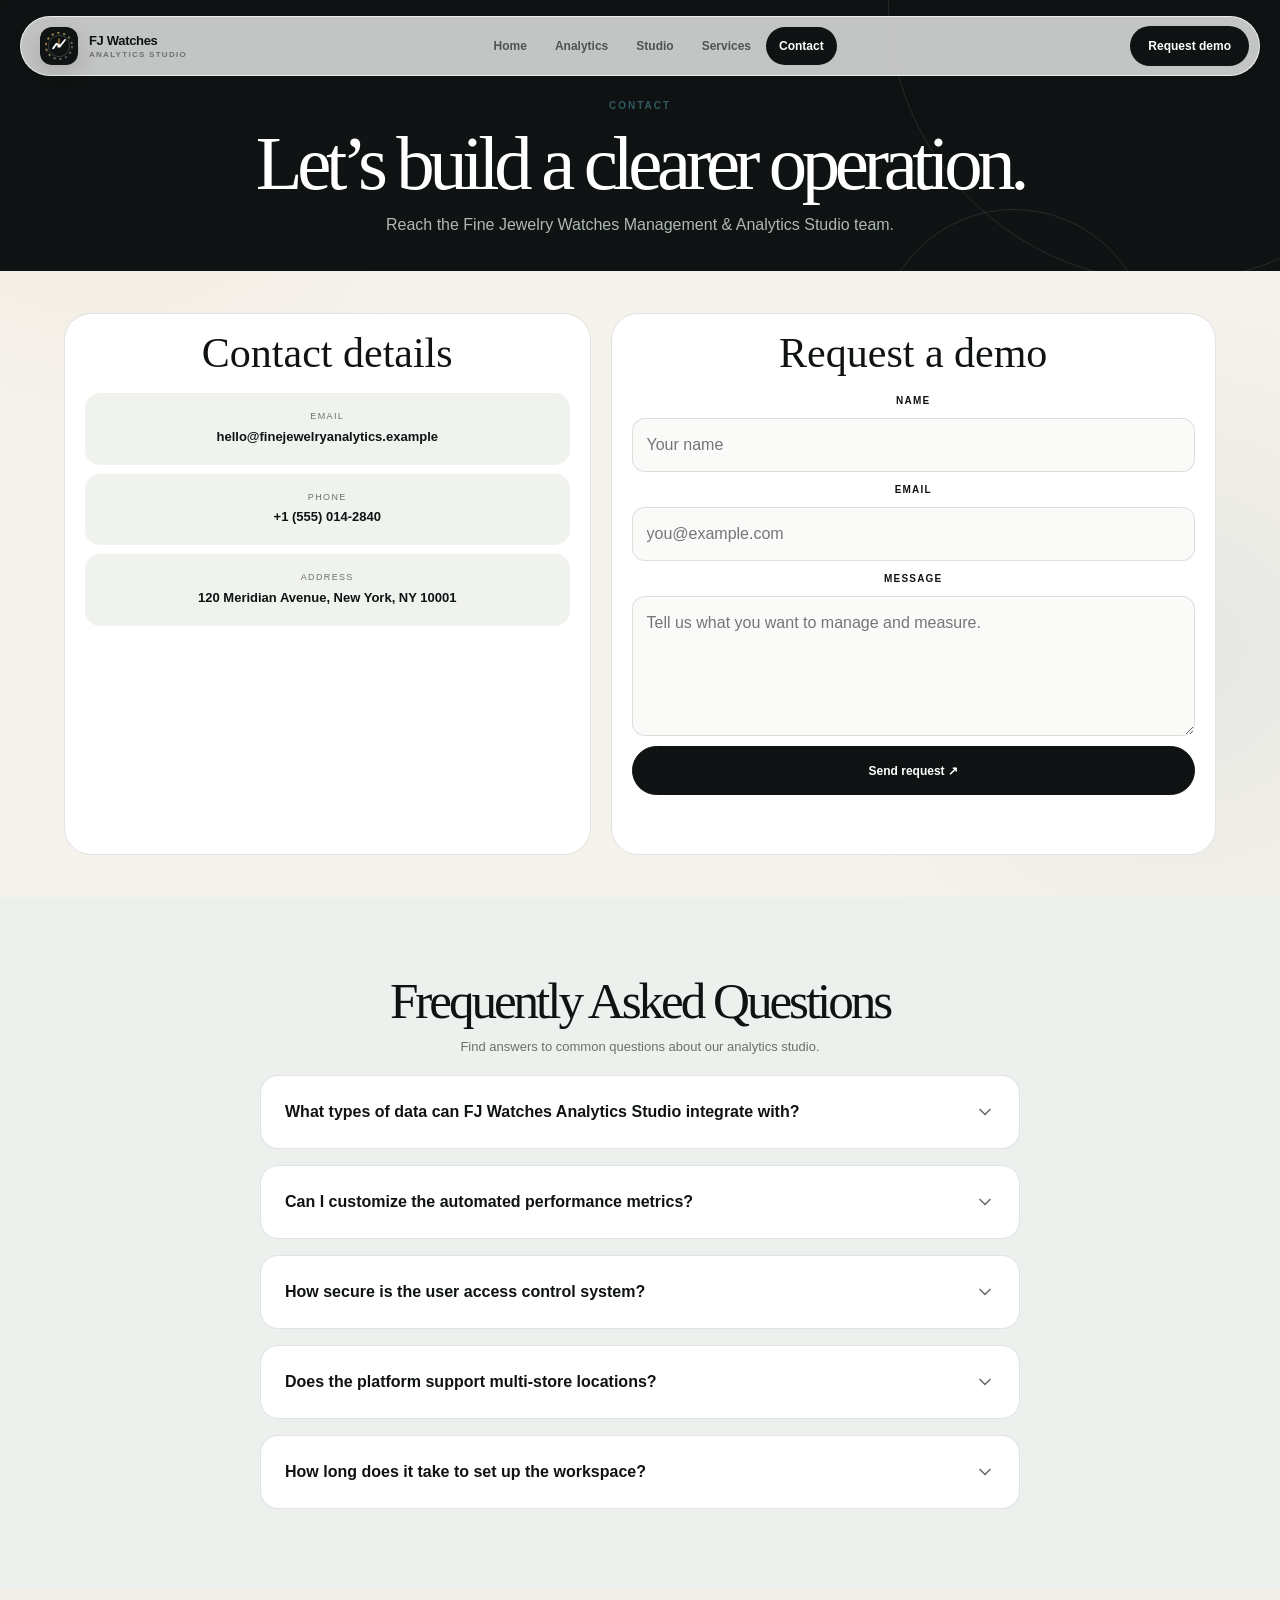
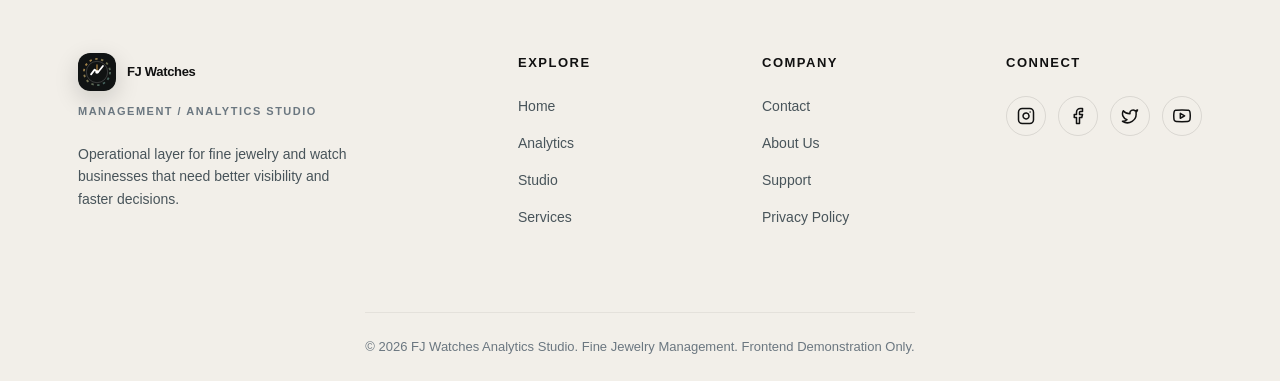
<file: contact.html>
<!doctype html><html lang="en"><head><meta charset="utf-8"><meta name="viewport" content="width=device-width,initial-scale=1"><meta name="description" content="Contact Fine Jewelry Watches Management & Analytics Studio."><title>Contact — FJ Watches Analytics Studio</title><link rel="icon" href="assets/images/favicon.svg"><link rel="stylesheet" href="assets/css/style.css"></head><body><div class="progress"></div><div class="cursor"></div><header class="nav"><a class="brand" href="index.html"><img class="mark-logo" src="assets/images/favicon.svg" alt="Logo"><span><b>FJ Watches</b><small>Analytics Studio</small></span></a><nav class="navlinks"><a href="index.html">Home</a><a href="directory.html">Analytics</a><a href="story.html">Studio</a><a href="workflow.html">Services</a><a class="active" href="contact.html">Contact</a><button class="nav-cta mobile-cta">Request demo</button></nav><a class="nav-cta" href="contact.html">Request demo</a><button class="menu" aria-label="Open menu">☰</button></header><main><section class="page active"><section class="page-hero compact-page"><div class="kicker">Contact</div><h1>Let’s build a clearer operation.</h1><p>Reach the Fine Jewelry Watches Management & Analytics Studio team.</p></section><section class="section reveal"><div class="contact-grid"><div class="panel"><h2>Contact details</h2><div class="details"><div class="detail"><small>Email</small><b>hello@finejewelryanalytics.example</b></div><div class="detail"><small>Phone</small><b>+1 (555) 014-2840</b></div><div class="detail"><small>Address</small><b>120 Meridian Avenue, New York, NY 10001</b></div></div><div class="map"><iframe src="https://www.google.com/maps?q=New%20York%20NY&output=embed" loading="lazy" title="Map"></iframe></div></div><div class="panel"><h2>Request a demo</h2><form class="form"><label for="name">Name</label><input id="name" placeholder="Your name"><label for="email">Email</label><input id="email" type="email" placeholder="you@example.com"><label for="message">Message</label><textarea id="message" placeholder="Tell us what you want to manage and measure."></textarea><button class="btn primary" type="button">Send request ↗</button></form></div></div></section><section class="section alt reveal faq-section"><div class="head"><h2>Frequently Asked Questions</h2><p>Find answers to common questions about our analytics studio.</p></div><div class="faq-container"><details class="faq-item"><summary>What types of data can FJ Watches Analytics Studio integrate with? <svg viewBox="0 0 24 24" fill="none" stroke="currentColor" stroke-width="2" stroke-linecap="round" stroke-linejoin="round" class="faq-arrow"><polyline points="6 9 12 15 18 9"></polyline></svg></summary><div class="faq-content"><p>Our studio integrates with major e-commerce platforms, ERP systems, and point-of-sale software specifically tailored for jewelry and watch retailers to centralize your operations.</p></div></details><details class="faq-item"><summary>Can I customize the automated performance metrics? <svg viewBox="0 0 24 24" fill="none" stroke="currentColor" stroke-width="2" stroke-linecap="round" stroke-linejoin="round" class="faq-arrow"><polyline points="6 9 12 15 18 9"></polyline></svg></summary><div class="faq-content"><p>Yes, all dashboards and performance metrics can be fully customized. You can define your own KPIs, track specific collections, and adjust reporting intervals to suit your business needs.</p></div></details><details class="faq-item"><summary>How secure is the user access control system? <svg viewBox="0 0 24 24" fill="none" stroke="currentColor" stroke-width="2" stroke-linecap="round" stroke-linejoin="round" class="faq-arrow"><polyline points="6 9 12 15 18 9"></polyline></svg></summary><div class="faq-content"><p>We provide enterprise-grade security with role-based access control (RBAC). You can strictly manage permissions so that sensitive data is only accessible to authorized personnel.</p></div></details><details class="faq-item"><summary>Does the platform support multi-store locations? <svg viewBox="0 0 24 24" fill="none" stroke="currentColor" stroke-width="2" stroke-linecap="round" stroke-linejoin="round" class="faq-arrow"><polyline points="6 9 12 15 18 9"></polyline></svg></summary><div class="faq-content"><p>Absolutely. You can monitor inventory movement, sales data, and staff performance across multiple store locations and compare them in real-time within a single dashboard.</p></div></details><details class="faq-item"><summary>How long does it take to set up the workspace? <svg viewBox="0 0 24 24" fill="none" stroke="currentColor" stroke-width="2" stroke-linecap="round" stroke-linejoin="round" class="faq-arrow"><polyline points="6 9 12 15 18 9"></polyline></svg></summary><div class="faq-content"><p>Typical onboarding takes between 1 to 2 weeks depending on the complexity of your existing data structures. Our team provides full support during the integration process.</p></div></details></div></section></section></main><footer class="site-footer"><div class="footer-top"><div class="footer-col brand-col"><a class="brand" href="index.html"><img class="mark-logo" src="assets/images/favicon.svg" alt="Logo"><span><b>FJ Watches</b></span></a><div class="footer-subtitle">MANAGEMENT / ANALYTICS STUDIO</div><p>Operational layer for fine jewelry and watch businesses that need better visibility and faster decisions.</p></div><div class="footer-col"><h4>EXPLORE</h4><ul class="footer-links"><li><a href="index.html">Home</a></li><li><a href="directory.html">Analytics</a></li><li><a href="story.html">Studio</a></li><li><a href="workflow.html">Services</a></li></ul></div><div class="footer-col"><h4>COMPANY</h4><ul class="footer-links"><li><a href="contact.html">Contact</a></li><li><a href="#">About Us</a></li><li><a href="#">Support</a></li><li><a href="#">Privacy Policy</a></li></ul></div><div class="footer-col social-col"><h4>CONNECT</h4><div class="footer-social"><a href="#" aria-label="Instagram"><svg viewBox="0 0 24 24" fill="none" stroke="currentColor" stroke-width="2" stroke-linecap="round" stroke-linejoin="round"><rect x="2" y="2" width="20" height="20" rx="5" ry="5"></rect><path d="M16 11.37A4 4 0 1 1 12.63 8 4 4 0 0 1 16 11.37z"></path><line x1="17.5" y1="6.5" x2="17.51" y2="6.5"></line></svg></a><a href="#" aria-label="Facebook"><svg viewBox="0 0 24 24" fill="none" stroke="currentColor" stroke-width="2" stroke-linecap="round" stroke-linejoin="round"><path d="M18 2h-3a5 5 0 0 0-5 5v3H7v4h3v8h4v-8h3l1-4h-4V7a1 1 0 0 1 1-1h3z"></path></svg></a><a href="#" aria-label="Twitter"><svg viewBox="0 0 24 24" fill="none" stroke="currentColor" stroke-width="2" stroke-linecap="round" stroke-linejoin="round"><path d="M22 4s-.7 2.1-2 3.4c1.6 10-9.4 17.3-18 11.6 2.2.1 4.4-.6 6-2C3 15.5.5 9.6 3 5c2.2 2.6 5.6 4.1 9 4-.9-4.2 4-6.6 7-3.8 1.1 0 3-1.2 3-1.2z"></path></svg></a><a href="#" aria-label="YouTube"><svg viewBox="0 0 24 24" fill="none" stroke="currentColor" stroke-width="2" stroke-linecap="round" stroke-linejoin="round"><path d="M22.54 6.42a2.78 2.78 0 0 0-1.94-2C18.88 4 12 4 12 4s-6.88 0-8.6.46a2.78 2.78 0 0 0-1.94 2A29 29 0 0 0 1 11.75a29 29 0 0 0 .46 5.33 2.78 2.78 0 0 0 1.94 2c1.72.46 8.6.46 8.6.46s6.88 0 8.6-.46a2.78 2.78 0 0 0 1.94-2 29 29 0 0 0 .46-5.33 29 29 0 0 0-.46-5.33z"></path><polygon points="9.75 15.02 15.5 11.75 9.75 8.48 9.75 15.02"></polygon></svg></a></div></div></div><div class="footer-bottom"><p>© 2026 FJ Watches Analytics Studio. Fine Jewelry Management. Frontend Demonstration Only.</p></div></footer><a href="#" class="scroll-to-top" aria-label="Scroll to top"><svg viewBox="0 0 24 24" fill="none" stroke="currentColor" stroke-width="2" stroke-linecap="round" stroke-linejoin="round"><polyline points="18 15 12 9 6 15"></polyline></svg></a><div class="modal-overlay" id="demoModal"><div class="modal-content"><button class="modal-close" aria-label="Close modal">&times;</button><h2>Request a demo</h2><p>Tell us what you want to manage and measure.</p><form class="form"><label for="modal-name">Name</label><input id="modal-name" placeholder="Your name"><label for="modal-email">Email</label><input id="modal-email" type="email" placeholder="you@example.com"><label for="modal-message">Message</label><textarea id="modal-message" placeholder="Tell us about your operations..."></textarea><button class="btn primary" type="button">Send request ↗</button></form></div></div><script src="assets/js/main.js"></script></body></html>
</file>
<file: assets/css/style.css>
:root{
 --bg:#f7f8f6;--paper:#ffffff;--ink:#030b07;--muted:#68736e;
 --blue:#32699c;--gold:#be8c28;--red:#b52d1b;--slate:#48545a;
 --line:rgba(3,11,7,.12);--radius:28px;--ease:cubic-bezier(.2,.75,.2,1)
}
*{box-sizing:border-box}
html{scroll-behavior:smooth}
body{margin:0;background:var(--bg);color:var(--ink);font-family:Arial,Helvetica,sans-serif;line-height:1.5;overflow-x:hidden}
body:after{content:"";position:fixed;inset:0;pointer-events:none;z-index:-1;background:radial-gradient(circle at 10% 10%,rgba(50,105,156,.08),transparent 28%),radial-gradient(circle at 90% 70%,rgba(190,140,40,.07),transparent 30%)}
img{display:block;width:100%;height:100%;object-fit:cover}
a{text-decoration:none;color:inherit}
button,input,textarea{font:inherit}
.progress{position:fixed;z-index:999;left:0;top:0;height:3px;width:0;background:var(--gold)}
.cursor{display:none;position:fixed;z-index:9999;width:14px;height:14px;border:1px solid var(--ink);border-radius:50%;pointer-events:none;transform:translate(-50%,-50%);transition:.2s}
@media(min-width:1000px){.cursor{display:block}}

.nav{position:fixed;z-index:100;top:16px;left:50%;transform:translateX(-50%);width:min(1240px,calc(100% - 28px));padding:9px 10px 9px 19px;border:1px solid rgba(255,255,255,.7);background:rgba(247,248,246,.78);backdrop-filter:blur(20px);border-radius:999px;box-shadow:0 15px 50px rgba(3,11,7,.08);display:flex;align-items:center;justify-content:space-between}
.brand{display:flex;align-items:center;gap:10px;font-weight:800;letter-spacing:-.03em}
.mark{width:36px;height:36px;border-radius:50%;background:var(--ink);color:#fff;display:grid;place-items:center;font-family:Georgia,serif}
.navlinks{display:flex;gap:2px}
.navlinks a{font-size:12px;font-weight:700;padding:10px 13px;border-radius:999px;color:#4b5551;transition:.3s}
.navlinks a:hover,.navlinks a.active{background:var(--ink);color:#fff}
.nav-cta{background:var(--ink);color:#fff;border-radius:999px;padding:11px 18px;font-size:12px;font-weight:800;transition:.3s}
.nav-cta:hover{transform:translateY(-3px)}
.menu{display:none;width:40px;height:40px;border:0;border-radius:50%;background:var(--ink);color:#fff}

main{display:block}.page{display:none}.page.active{display:block}
.hero{min-height:560px;padding:92px 5vw 42px;display:grid;grid-template-columns:.9fr 1.1fr;gap:50px;align-items:center;background:linear-gradient(135deg,#f7f8f6,#eef2ed)}
.hero-copy{position:relative;z-index:3;text-align:center}
.kicker{font-size:10px;letter-spacing:.2em;text-transform:uppercase;font-weight:800;color:var(--blue);margin-bottom:19px}
.hero h1,.page-hero h1,h2,h3{font-family:Georgia,"Times New Roman",serif;font-weight:500}
.hero h1{font-size:clamp(48px,5.5vw,78px);text-align:center;line-height:.87;letter-spacing:-.07em;margin:0 0 26px;max-width:760px}
.hero h1 .line{display:block;overflow:hidden}
.hero h1 .line span{display:inline-block;animation:lineUp 1s var(--ease) both}
.hero h1 .line:nth-child(2) span{animation-delay:.13s}
.hero p{max-width:530px;color:var(--muted);font-size:15px;margin-left:auto;margin-right:auto;text-align:center}
.actions{display:flex;flex-wrap:wrap;justify-content:center;gap:10px;margin-top:24px}
.btn{min-height:49px;padding:0 21px;border:1px solid var(--ink);border-radius:999px;display:inline-flex;align-items:center;justify-content:center;font-size:12px;font-weight:800;transition:.35s var(--ease)}
.btn.primary{background:var(--ink);color:#fff}
.btn:hover{transform:translateY(-4px);box-shadow:0 16px 30px rgba(3,11,7,.15)}

.hero-art{height:370px;position:relative}
.hero-photo{height:350px;border-radius:42px 42px 145px 42px;overflow:hidden;transform:rotate(1.8deg);box-shadow:0 35px 90px rgba(3,11,7,.18);animation:photoIn 1.15s var(--ease) both}
.hero-photo img{transition:transform 1.2s var(--ease)}
.hero-art:hover .hero-photo img{transform:scale(1.07)}
.orbit{position:absolute;width:220px;height:220px;border:1px solid rgba(50,105,156,.35);border-radius:50%;right:-75px;top:20px;animation:spin 16s linear infinite}
.orbit:after{content:"";position:absolute;width:9px;height:9px;border-radius:50%;background:var(--gold);top:15px;left:45px}
.float-card{position:absolute;left:-35px;bottom:24px;width:245px;padding:18px;background:rgba(255,255,255,.92);backdrop-filter:blur(16px);border-radius:20px;box-shadow:0 22px 60px rgba(3,11,7,.14);animation:float 4s ease-in-out infinite}
.float-card b{font:30px Georgia,serif;display:block}
.float-card small{color:var(--muted);font-size:11px}

.marquee{overflow:hidden;background:var(--ink);color:#fff;padding:18px 0}
.track{display:flex;width:max-content;animation:marquee 25s linear infinite}
.track span{font:18px Georgia,serif;white-space:nowrap;padding:0 30px}.track i{color:var(--gold);font-style:normal}

.section{padding:46px 5vw;position:relative}
.section.alt{background:#edf1ed}
.head{display:block;text-align:center;margin:0 auto 22px;max-width:900px}
.head h2{font-size:clamp(36px,4.5vw,60px);line-height:.94;letter-spacing:-.06em;margin:0 auto;max-width:780px}
.head p{max-width:520px;color:var(--muted);font-size:13px;margin:12px auto 0}

.dest-grid{display:grid;grid-template-columns:1.2fr .8fr .8fr;gap:14px;align-items:start}
.dest-card{min-height:280px;position:relative;overflow:hidden;border-radius:var(--radius);isolation:isolate;background:#bbc5bf;transition:transform .25s var(--ease),box-shadow .35s}
.dest-card:nth-child(2){margin-top:38px;min-height:250px}.dest-card:nth-child(3){margin-top:72px;min-height:225px}
.dest-card:after{content:"";position:absolute;inset:0;background:linear-gradient(180deg,transparent 42%,rgba(3,11,7,.78));z-index:1}
.dest-card img{transition:transform 1s var(--ease)}.dest-card:hover img{transform:scale(1.09)}
.dest-card:hover{box-shadow:0 30px 70px rgba(3,11,7,.18)}
.dest-num{position:absolute;z-index:2;right:17px;top:17px;width:39px;height:39px;border-radius:50%;background:rgba(255,255,255,.88);display:grid;place-items:center;font-size:10px;font-weight:800}
.dest-info{position:absolute;z-index:2;left:22px;right:20px;bottom:20px;color:#fff;text-align:center}
.dest-info small{font-size:10px;letter-spacing:.16em;text-transform:uppercase}.dest-info h3{font-size:32px;line-height:1;margin:7px 0 0}

.split{display:grid;grid-template-columns:.92fr 1.08fr;gap:36px;align-items:center}
.stack{height:360px;position:relative}
.stack .back{position:absolute;inset:45px 0 0 90px;border-radius:30px;overflow:hidden;transform:rotate(4deg);opacity:.78}
.stack .front{position:absolute;inset:0 90px 45px 0;border-radius:30px 135px 30px 30px;overflow:hidden;box-shadow:0 35px 80px rgba(3,11,7,.18)}
.stack img{transition:transform 1.1s var(--ease)}.stack:hover .front img{transform:scale(1.06)}
.copy{text-align:center}.copy .label{font-size:10px;letter-spacing:.18em;text-transform:uppercase;color:var(--blue);font-weight:800}
.copy h2{font-size:clamp(44px,5.6vw,76px);line-height:.92;letter-spacing:-.06em;margin:12px 0 20px}
.copy p{max-width:570px;color:var(--muted);margin-left:auto;margin-right:auto}
.stats{display:grid;grid-template-columns:repeat(3,1fr);gap:10px;margin-top:24px}
.stat{padding:16px;border:1px solid var(--line);border-radius:18px;background:rgba(255,255,255,.72)}
.stat b{font:34px Georgia,serif;display:block}.stat span{font-size:10px;color:var(--muted)}

.features{display:grid;grid-template-columns:repeat(4,1fr);gap:10px}
.feature{min-height:170px;padding:18px;border-radius:25px;color:#fff;background:var(--ink);overflow:hidden;position:relative;transition:.45s var(--ease)}
.feature:before{content:"";position:absolute;width:160px;height:160px;border:1px solid rgba(255,255,255,.13);border-radius:50%;right:-70px;top:-60px;transition:.6s}
.feature:hover{transform:translateY(-10px);box-shadow:0 25px 55px rgba(3,11,7,.15)}.feature:hover:before{transform:scale(1.5)}
.feature:nth-child(2){background:var(--blue)}.feature:nth-child(3){background:var(--gold)}.feature:nth-child(4){background:var(--slate)}
.feature i{font-style:normal;font-size:10px;letter-spacing:.1em;opacity:.7;display:block;text-align:center}.feature h3{font-size:24px;margin:28px 0 7px;line-height:.95;text-align:center}.feature p{font-size:12px;opacity:.76;max-width:260px;margin-left:auto;margin-right:auto;text-align:center}

.editorial{display:grid;grid-template-columns:1.1fr .9fr;gap:14px}
.editorial .big,.editorial .small{display:block;position:relative;overflow:hidden;border-radius:30px}
.editorial .big{height:270px}.editorial .smallcol{display:grid;grid-template-rows:1fr 1fr;gap:14px;min-height:270px}.editorial .small{height:auto;min-height:0}
.editorial a:after{content:"";position:absolute;inset:0;background:linear-gradient(180deg,transparent 48%,rgba(3,11,7,.66))}
.editorial img{transition:transform 1.1s var(--ease)}.editorial a:hover img{transform:scale(1.08)}
.caption{position:absolute;z-index:2;left:20px;bottom:18px;color:#fff;font-size:11px}

.analytics-gallery {
  grid-template-columns: repeat(3, 1fr);
}
.analytics-gallery .gallery-card {
  display: block;
  position: relative;
  overflow: hidden;
  border-radius: 30px;
  height: 270px;
}
@media (max-width: 900px) {
  .analytics-gallery {
    grid-template-columns: 1fr;
  }
}

.page-hero{padding:98px 5vw 42px;background:var(--ink);color:#fff;position:relative;overflow:hidden;text-align:center}
.page-hero:before,.page-hero:after{content:"";position:absolute;border:1px solid rgba(255,255,255,.11);border-radius:50%;animation:spin 18s linear infinite}
.page-hero:before{width:560px;height:560px;right:-170px;top:-280px}.page-hero:after{width:270px;height:270px;right:130px;bottom:-210px;animation-direction:reverse}
.page-hero h1{font-size:clamp(48px,6vw,78px);margin:8px auto 0;line-height:.84;letter-spacing:-.07em;max-width:1050px;position:relative;z-index:1;animation:lineUp 1s var(--ease) both}
.page-hero p{max-width:600px;color:#aeb9b4;margin:16px auto 0;position:relative;z-index:1}

.steps{display:grid;grid-template-columns:repeat(3,1fr);gap:18px}
.step{padding:22px;text-align:center;border-top:1px solid var(--ink);transition:.35s var(--ease)}.step:hover{transform:translateY(-7px);padding-left:34px}
.step b{font-size:10px;color:var(--blue);letter-spacing:.1em}.step h3{font-size:30px;line-height:.95;margin:34px 0 10px}.step p{font-size:13px;color:var(--muted)}

.contact-grid{display:grid;grid-template-columns:.8fr 1.2fr;gap:20px}
.panel{padding:24px;border:1px solid var(--line);background:#fff;border-radius:27px}
.panel h2{font-size:42px;line-height:.95;margin:0 0 20px;text-align:center}
.details{display:grid;gap:9px;text-align:center}.detail{padding:17px;border-radius:15px;background:#f0f2ee}.detail small{display:block;font-size:9px;text-transform:uppercase;letter-spacing:.15em;color:var(--muted)}.detail b{font-size:13px}
.form{display:grid;gap:10px;text-align:center}.form label{font-size:10px;font-weight:800;text-transform:uppercase;letter-spacing:.12em}.form input,.form textarea{width:100%;padding:14px;border:1px solid var(--line);border-radius:13px;background:#fafbf9;outline:0}.form textarea{min-height:140px;resize:vertical}
.map{height:230px;margin-top:18px;border-radius:18px;overflow:hidden}.map iframe{width:100%;height:100%;border:0}

.cta{margin:0 5vw 60px;padding:48px 6%;border-radius:32px;background:var(--ink);color:#fff;display:flex;align-items:center;justify-content:space-between;gap:30px;overflow:hidden;position:relative}
.cta:after{content:"";position:absolute;width:420px;height:420px;border:1px solid rgba(255,255,255,.1);border-radius:50%;right:-120px;top:-170px}
.cta h2{font-size:clamp(42px,5.5vw,76px);line-height:.92;letter-spacing:-.06em;margin:0;max-width:740px;position:relative;z-index:1}.cta .btn{position:relative;z-index:1;border-color:#fff}.cta .btn.primary{background:#fff;color:var(--ink)}

.reveal{opacity:0;transform:translateY(55px);transition:opacity .9s var(--ease),transform .9s var(--ease)}
.reveal.show{opacity:1;transform:none}
.stagger>*{opacity:0;transform:translateY(30px);transition:.7s var(--ease)}.stagger.show>*{opacity:1;transform:none}.stagger.show>*:nth-child(2){transition-delay:.1s}.stagger.show>*:nth-child(3){transition-delay:.2s}.stagger.show>*:nth-child(4){transition-delay:.3s}

footer{padding:28px 5vw;background:var(--ink);color:#aeb9b4;display:flex;justify-content:center;gap:20px;font-size:11px;text-align:center;flex-wrap:wrap}.footer-brand{color:#fff;font-weight:800;width:100%}

@keyframes lineUp{from{opacity:0;transform:translateY(110%)}to{opacity:1;transform:none}}
@keyframes photoIn{from{opacity:0;transform:rotate(6deg) scale(.94)}to{opacity:1;transform:rotate(1.8deg) scale(1)}}
@keyframes float{50%{transform:translateY(-11px)}}@keyframes spin{to{transform:rotate(360deg)}}@keyframes marquee{to{transform:translateX(-50%)}}

.mobile-cta { display: none; }
@media(max-width:1024px){
 .navlinks > a, .nav-cta:not(.mobile-cta){display:none}
 .menu{display:grid;place-items:center}
 .nav.open{border-radius:22px}
 .nav.open .navlinks{display:flex;position:absolute;top:62px;left:0;right:0;flex-direction:column;background:rgba(247,248,246,.98);padding:9px;border-radius:20px;box-shadow:0 20px 50px rgba(0,0,0,.12)}
 .nav.open .navlinks a{text-align:center; display:block;}
 .nav.open .mobile-cta{display:block; margin-top: 6px; width: 100%; font-family: inherit;}
}
@media(max-width:900px){
 .hero{grid-template-columns:1fr;padding-top:112px;min-height:auto;text-align:center}.hero-art{height:430px}.hero-photo{height:410px}.dest-grid{grid-template-columns:1fr}.dest-card,.dest-card:nth-child(2),.dest-card:nth-child(3){margin:0;min-height:330px}
 .split,.contact-grid,.editorial{grid-template-columns:1fr}.stack{height:520px}.features,.steps{grid-template-columns:1fr 1fr}.editorial .big{height:500px}.editorial .small{height:300px}.head{display:block;text-align:center}.head p{margin:12px auto 0}.cta{display:block}.cta .btn{margin-top:28px}footer{display:block}footer div+div{margin-top:8px}
}
@media(max-width:560px){
 .nav{top:9px;width:calc(100% - 18px)}.hero{padding:115px 5vw 55px}.hero h1{font-size:55px}.hero-art{height:390px}.hero-photo{height:370px;border-radius:30px 30px 85px 30px}.float-card{width:205px;left:5px}
 .section{padding:58px 5vw}.head h2{font-size:45px}.stack{height:340px}.stack .front{inset:0 45px 25px 0}.stack .back{inset:30px 0 0 45px}.features,.steps,.stats{grid-template-columns:1fr}.editorial .big{height:300px}.editorial .small{height:200px}.page-hero{padding:112px 5vw 52px;text-align:center}.page-hero h1{font-size:54px}.panel{padding:18px}.panel h2{font-size:39px}.cta{margin-bottom:40px;padding:38px 7%;text-align:center}
}

/* Compact visual rhythm: keep sections intentionally short even at browser zoom-out. */
@media(min-width:901px){
  .hero{min-height:560px;}
  .hero-art{height:370px;}
  .hero-photo{height:350px;}
  .section{padding-top:46px;padding-bottom:46px;}
  .dest-card,.dest-card:nth-child(2),.dest-card:nth-child(3){min-height:280px;}
  .dest-card:nth-child(2){margin-top:38px;min-height:250px;}
  .dest-card:nth-child(3){margin-top:72px;min-height:225px;}
  .stack{height:360px;}
  .editorial .big{height:270px;}
  .editorial .smallcol{height:270px;}
  .feature{min-height:170px;}
  .page-hero{padding-top:98px;padding-bottom:42px;}
  .page-hero h1{font-size:clamp(48px,6vw,78px);}
}

/* Fine Jewelry Watches — compact SaaS dashboard theme */
:root{--bg:#f6f3ed;--paper:#fffdf8;--ink:#101313;--muted:#6c706c;--blue:#315d63;--gold:#b98b45;--red:#8f3f2e;--slate:#4e5653;--line:rgba(16,19,19,.12);--radius:24px}
body{background:var(--bg)}
body:after{background:radial-gradient(circle at 8% 8%,rgba(185,139,69,.09),transparent 27%),radial-gradient(circle at 92% 72%,rgba(49,93,99,.08),transparent 28%)}
.mark{width:38px;height:38px;border-radius:12px;background:var(--gold);font:700 11px Arial,sans-serif;letter-spacing:-.04em}
.hero{min-height:520px;padding:92px 5vw 34px;grid-template-columns:.88fr 1.12fr;gap:38px}
.hero h1{font-size:clamp(43px,4.7vw,70px);max-width:720px;line-height:.9}
.hero p{max-width:570px;font-size:14px}
.hero-art{height:330px}.hero-photo{height:310px;border-radius:28px;transform:none;background:#101313;box-shadow:0 28px 70px rgba(16,19,19,.14)}
.hero-art:hover .hero-photo img{transform:none}
.dashboard-card{padding:22px;color:#fff;overflow:hidden;background:linear-gradient(145deg,#151919,#30352f)}
.dashboard-card:before{content:"";position:absolute;inset:0;background:linear-gradient(120deg,rgba(185,139,69,.15),transparent 40%);pointer-events:none}
.dash-top{display:flex;justify-content:space-between;align-items:center;font-size:11px;position:relative}.dash-top span{font-size:9px;color:#b9c1bd;text-transform:uppercase;letter-spacing:.12em}
.metric-row{display:grid;grid-template-columns:repeat(3,1fr);gap:10px;margin-top:20px;position:relative}.metric-row>div{padding:12px;border:1px solid rgba(255,255,255,.1);border-radius:14px;background:rgba(255,255,255,.04)}.metric-row small{display:block;color:#9ca7a2;font-size:8px;text-transform:uppercase;letter-spacing:.1em}.metric-row strong{display:block;font:23px Georgia,serif;margin-top:4px}.metric-row em{font-style:normal;color:#d4b06e;font-size:8px}
.chart{width:100%;height:125px;margin-top:14px;position:relative}.dash-bottom{display:flex;justify-content:space-between;color:#8e9994;font-size:8px}
.float-card{background:rgba(255,253,248,.95);color:var(--ink);border-color:rgba(16,19,19,.08);box-shadow:0 20px 45px rgba(16,19,19,.12)}
.section{padding:42px 5vw}.head{margin-bottom:18px}.head h2{font-size:clamp(34px,4vw,56px)}
.feature-grid.three{grid-template-columns:repeat(3,1fr)}.feature.light{background:var(--paper);color:var(--ink);border:1px solid var(--line);box-shadow:0 12px 35px rgba(16,19,19,.04)}.feature.light.accent{background:#eee5d4}.feature.light.dark{background:#173033;color:#fff}.feature.light i{color:var(--gold);opacity:1}.feature.light h3{margin-top:22px}.feature.light p{color:inherit;opacity:.68}
.analytics-split{grid-template-columns:.9fr 1.1fr}.product-visual{height:330px;border-radius:26px;overflow:hidden;position:relative;box-shadow:0 22px 55px rgba(16,19,19,.12)}.product-visual img{transition:transform 1s var(--ease)}.product-visual:hover img{transform:scale(1.04)}.visual-tag{position:absolute;left:16px;bottom:16px;padding:9px 12px;background:rgba(16,19,19,.78);backdrop-filter:blur(10px);color:#fff;border-radius:999px;font-size:9px;letter-spacing:.08em;text-transform:uppercase}.copy h2{font-size:clamp(38px,4.6vw,64px)}
.steps.three{grid-template-columns:repeat(3,1fr)}
.analytics-gallery .big{height:250px}.analytics-gallery .smallcol{height:250px}
.dashboard-grid{display:grid;grid-template-columns:1.5fr .75fr .75fr;gap:12px}.dash-panel{background:var(--paper);border:1px solid var(--line);border-radius:22px;padding:18px;min-height:220px;overflow:hidden}.dash-panel.wide{grid-row:span 1}.panel-head{display:flex;justify-content:space-between;align-items:center;font-size:10px;text-transform:uppercase;letter-spacing:.1em;color:var(--muted)}.panel-head b{color:var(--gold)}.big-number{font:42px Georgia,serif;margin-top:10px}.large-chart{width:100%;height:150px;margin-top:8px}.panel-image{height:100px;border-radius:14px;margin:12px 0}.dash-panel h3{font-size:24px;margin:0}.dash-panel p{font-size:11px;color:var(--muted);margin:5px 0}.ring{width:110px;height:110px;border-radius:50%;margin:20px auto 12px;background:conic-gradient(var(--gold) 0 82%,#e3dfd5 82% 100%);display:grid;place-items:center;position:relative}.ring:after{content:"";position:absolute;inset:10px;background:var(--paper);border-radius:50%}.ring strong,.ring small{position:relative;z-index:1}.ring strong{font:24px Georgia,serif}.ring small{display:block;font-size:8px;grid-column:1;grid-row:1;margin-top:34px;color:var(--muted)}.mini-bars{height:55px;display:flex;align-items:end;gap:5px}.mini-bars i{display:block;flex:1;background:var(--gold);border-radius:4px 4px 0 0}
.metric-cards{display:grid;grid-template-columns:repeat(4,1fr);gap:10px}.metric-cards article{background:var(--paper);border:1px solid var(--line);border-radius:18px;padding:20px;text-align:center}.metric-cards b{font:34px Georgia,serif;display:block}.metric-cards span{font-size:10px;color:var(--muted);display:block;margin:4px 0}.metric-cards em{font-style:normal;font-size:9px;color:var(--gold);font-weight:700}
.compact-page{padding-bottom:34px}
.contact-grid{grid-template-columns:1fr 1.15fr}.panel{padding:20px}.map{height:190px}
footer{padding:22px 5vw}
@media(max-width:900px){.hero{grid-template-columns:1fr;padding-top:108px}.hero-art{height:350px}.hero-photo{height:330px}.feature-grid.three,.dashboard-grid,.metric-cards{grid-template-columns:1fr 1fr}.analytics-split{grid-template-columns:1fr}.product-visual{height:300px}.steps.three,.contact-grid{grid-template-columns:1fr}.dashboard-grid .wide{grid-column:1/-1}}
@media(max-width:560px){.hero{padding:110px 5vw 42px}.hero h1{font-size:43px}.hero-art{height:330px}.hero-photo{height:310px}.metric-row{gap:5px}.metric-row>div{padding:8px}.metric-row strong{font-size:17px}.chart{height:105px}.float-card{left:2px;bottom:10px;width:190px}.section{padding:38px 5vw}.feature-grid.three,.metric-cards{grid-template-columns:1fr}.product-visual{height:250px}.analytics-gallery .big{height:230px}.analytics-gallery .smallcol{height:230px}.dashboard-grid{grid-template-columns:1fr}.dashboard-grid .wide{grid-column:auto}.dash-panel{min-height:190px}.page-hero h1{font-size:45px}}

/* --- Final refinement: refined brand, centered watch hero, readable service cards --- */
.brand{gap:11px;line-height:1}.brand>span:last-child{display:flex;flex-direction:column;gap:4px}.brand>span:last-child b{font-size:13px;letter-spacing:-.025em}.brand>span:last-child small{font-size:8px;letter-spacing:.16em;text-transform:uppercase;color:var(--muted);font-weight:800}.mark{width:38px;height:38px;border-radius:12px;display:grid;place-items:center;background:linear-gradient(145deg,#0b100e,#b98b45);color:#fff;font-size:12px;letter-spacing:.08em;box-shadow:0 8px 24px rgba(3,11,7,.16);position:relative;overflow:hidden}.mark:after{content:"";position:absolute;inset:-30%;border:1px solid rgba(255,255,255,.25);border-radius:50%;animation:spin 9s linear infinite}.mark-logo{width:38px;height:38px;display:block;border-radius:12px;box-shadow:0 8px 24px rgba(3,11,7,.16);}
.home-hero-clean{display:block;min-height:auto;padding:82px 5vw 46px;background:radial-gradient(circle at 50% 0%,rgba(185,139,69,.10),transparent 32%),linear-gradient(135deg,#f7f8f6,#eef2ed)}.home-hero-clean .hero-copy{max-width:980px;margin:0 auto}.hero-watch-visual{width:205px;height:205px;margin:0 auto 15px;position:relative;display:grid;place-items:center}.hero-watch-visual img{width:145px;height:145px;object-fit:cover;border-radius:50%;position:relative;z-index:3;box-shadow:0 20px 55px rgba(3,11,7,.22);animation:watchFloat 4.5s ease-in-out infinite,watchIn 1s var(--ease) both}.watch-glow{position:absolute;width:165px;height:165px;border-radius:50%;background:rgba(185,139,69,.16);filter:blur(18px);animation:glowPulse 3.2s ease-in-out infinite}.watch-orbit{position:absolute;border:1px solid rgba(185,139,69,.48);border-radius:50%;inset:8px;animation:spin 11s linear infinite}.watch-orbit:before{content:"";position:absolute;width:7px;height:7px;border-radius:50%;background:#b98b45;top:8px;left:50%;box-shadow:0 0 18px rgba(185,139,69,.65)}.orbit-b{inset:27px;border-style:dashed;animation-duration:8s;animation-direction:reverse}.watch-pulse{position:absolute;width:190px;height:190px;border:1px solid rgba(50,105,156,.18);border-radius:50%;animation:pulseRing 2.8s ease-out infinite}.home-hero-clean .kicker{margin-bottom:8px}.home-hero-clean h1{margin-bottom:18px}.home-hero-clean p{max-width:650px}.home-hero-clean .actions{justify-content:center}
@keyframes watchFloat{0%,100%{transform:translateY(0) rotate(-3deg)}50%{transform:translateY(-9px) rotate(3deg)}}@keyframes watchIn{from{opacity:0;transform:scale(.72) rotate(-18deg)}to{opacity:1;transform:scale(1) rotate(-3deg)}}@keyframes glowPulse{0%,100%{transform:scale(.92);opacity:.65}50%{transform:scale(1.08);opacity:1}}@keyframes pulseRing{0%{transform:scale(.76);opacity:.75}100%{transform:scale(1.12);opacity:0}}
.service-grid-3x3{display:grid!important;grid-template-columns:repeat(3,minmax(0,1fr));gap:14px}.service-card{position:relative!important;min-height:245px!important;height:245px!important;padding:0!important;overflow:hidden!important;border-radius:24px!important;background:#151919!important;color:#fff!important;border:0!important}.service-card img{position:absolute;inset:0;width:100%;height:100%;object-fit:cover;transition:transform .8s var(--ease),filter .5s ease;filter:saturate(.82) brightness(.58)}.service-card:after{content:"";position:absolute;inset:0;background:linear-gradient(180deg,rgba(3,11,7,.22) 0%,rgba(3,11,7,.48) 42%,rgba(3,11,7,.94) 100%);z-index:1}.service-card:hover img{transform:scale(1.08);filter:saturate(1) brightness(.65)}.service-overlay{position:absolute;inset:0;z-index:2;padding:22px 20px 18px;display:flex;flex-direction:column;justify-content:flex-end;text-align:center;color:#fff!important}.service-overlay i{font-style:normal;font-size:9px;letter-spacing:.14em;font-weight:800;color:rgba(255,255,255,.78);margin-bottom:8px}.service-overlay h3{font-size:26px!important;line-height:1;margin:0 0 9px;color:#fff!important;text-shadow:0 2px 16px rgba(0,0,0,.35)}.service-overlay p{font-size:11px!important;line-height:1.45;margin:0 auto 9px;max-width:310px;color:rgba(255,255,255,.92)!important}.service-overlay small{font-size:9px;color:rgba(255,255,255,.72)!important}.workflow-services-head{text-align:center}
@media(max-width:900px){.service-grid-3x3{grid-template-columns:repeat(2,minmax(0,1fr))}.service-card{height:230px!important;min-height:230px!important}.hero-watch-visual{width:185px;height:185px}.home-hero-clean{padding-top:95px}}
@media(max-width:560px){.service-grid-3x3{grid-template-columns:1fr}.service-card{height:245px!important;min-height:245px!important}.home-hero-clean{padding:105px 5vw 42px}.hero-watch-visual{width:170px;height:170px}.hero-watch-visual img{width:125px;height:125px}.watch-pulse{width:158px;height:158px}.home-hero-clean h1{font-size:43px}.brand>span:last-child b{font-size:12px}}

/* HOME HERO — refined split composition */
.home-hero-clean{
  display:grid;
  grid-template-columns:minmax(0,1.05fr) minmax(390px,.95fr);
  align-items:center;
  gap:clamp(36px,6vw,100px);
  min-height:100vh;
  padding:72px 7vw 58px;
  overflow:hidden;
  text-align:left;
  background:radial-gradient(circle at 78% 48%,rgba(185,139,69,.13),transparent 30%),linear-gradient(135deg,#f7f8f6,#eef2ed);
}
.home-hero-clean .hero-copy{max-width:700px;margin:0;text-align:left;z-index:4}
.home-hero-clean .kicker{margin-bottom:14px;letter-spacing:.14em}
.home-hero-clean h1{margin:0 0 20px;text-align:left;max-width:690px}
.home-hero-clean h1 .line{display:block;overflow:hidden}
.home-hero-clean h1 .line span{display:inline-block}
.home-hero-clean p{max-width:610px;margin:0 0 28px;text-align:left}
.home-hero-clean .actions{justify-content:flex-start}
.hero-visual-side{position:relative;min-height:390px;display:grid;place-items:center;z-index:2}
.hero-watch-visual{width:350px;height:350px;margin:0;position:relative;display:grid;place-items:center;isolation:isolate;animation:heroDrift 7s ease-in-out infinite}
.hero-watch-visual img{width:238px;height:238px;object-fit:cover;border-radius:50%;position:relative;z-index:5;box-shadow:0 28px 70px rgba(3,11,7,.28);animation:watchFloat 4.5s ease-in-out infinite,watchIn 1s var(--ease) both,watchTurn 12s ease-in-out infinite alternate}
.watch-glow{width:285px;height:285px;z-index:1}
.watch-orbit{z-index:2}
.watch-pulse{width:330px;height:330px;z-index:0}
.watch-halo{position:absolute;width:265px;height:265px;border:1px solid rgba(190,140,40,.2);border-radius:50%;z-index:1;animation:haloPulse 3.5s ease-in-out infinite}
.watch-spark{position:absolute;width:8px;height:8px;border-radius:50%;background:#be8c28;z-index:7;box-shadow:0 0 18px rgba(190,140,40,.8);animation:sparkFloat 3s ease-in-out infinite}
.spark-1{top:54px;right:76px}.spark-2{bottom:68px;left:64px;animation-delay:1s}.spark-3{top:130px;left:32px;animation-delay:1.8s}
.hero-float-card{position:absolute;z-index:8;display:flex;flex-direction:column;gap:3px;padding:12px 16px;border:1px solid rgba(255,255,255,.6);background:rgba(255,255,255,.78);backdrop-filter:blur(14px);border-radius:14px;box-shadow:0 18px 45px rgba(3,11,7,.12);animation:cardFloat 4.5s ease-in-out infinite}
.hero-float-card b{font-size:22px;line-height:1;color:#030b07}.hero-float-card span{font-size:10px;letter-spacing:.08em;text-transform:uppercase;color:#48545a}
.card-top{top:46px;right:0}.card-bottom{bottom:48px;left:4px;animation-delay:1.1s}.card-bottom b{color:#32699c;font-size:16px}
@keyframes heroDrift{0%,100%{transform:translate3d(0,0,0) rotate(-1deg)}50%{transform:translate3d(0,-10px,0) rotate(1deg)}}
@keyframes watchTurn{0%{transform:scale(1) rotate(-1deg)}100%{transform:scale(1.025) rotate(1deg)}}
@keyframes haloPulse{0%,100%{transform:scale(.96);opacity:.5}50%{transform:scale(1.08);opacity:1}}
@keyframes sparkFloat{0%,100%{transform:translateY(0) scale(.7);opacity:.45}50%{transform:translateY(-12px) scale(1.2);opacity:1}}
@keyframes cardFloat{0%,100%{transform:translateY(0)}50%{transform:translateY(-8px)}}
@media(max-width:900px){
 .home-hero-clean{grid-template-columns:1fr;min-height:auto;padding:96px 6vw 48px;gap:28px;text-align:center}
 .home-hero-clean .hero-copy{text-align:center;margin:0 auto}.home-hero-clean h1,.home-hero-clean p{text-align:center;margin-left:auto;margin-right:auto}.home-hero-clean .actions{justify-content:center}
 .hero-visual-side{min-height:330px}.hero-watch-visual{width:300px;height:300px}.hero-watch-visual img{width:205px;height:205px}.watch-glow{width:250px;height:250px}.watch-pulse{width:282px;height:282px}.watch-halo{width:230px;height:230px}
 .card-top{right:2%}.card-bottom{left:2%}
}
@media(max-width:560px){
 .home-hero-clean{padding:90px 5vw 42px;gap:14px}.home-hero-clean h1{font-size:42px;line-height:.98}.home-hero-clean p{font-size:14px}.hero-visual-side{min-height:275px}.hero-watch-visual{width:245px;height:245px}.hero-watch-visual img{width:165px;height:165px}.watch-glow{width:205px;height:205px}.watch-pulse{width:230px;height:230px}.watch-halo{width:190px;height:190px}.card-top{top:18px;right:0}.card-bottom{bottom:12px;left:0}.hero-float-card{padding:9px 12px}.hero-float-card b{font-size:18px}.hero-float-card span{font-size:8px}
}

/* Footer & Social - New Layout */
.site-footer {
  background-color: #f2efe9;
  color: #48545a;
  padding: 64px 6vw 24px;
  font-family: inherit;
  text-align: left;
}
.site-footer .footer-top {
  display: grid;
  grid-template-columns: 2fr 1fr 1fr 1fr;
  gap: 48px;
  margin-bottom: 48px;
}
.site-footer .brand-col {
  text-align: left;
}
.site-footer .brand-col .brand {
  margin-bottom: 12px;
  color: #111;
}
.site-footer .footer-subtitle {
  font-size: 11px;
  letter-spacing: 1.5px;
  text-transform: uppercase;
  margin-bottom: 24px;
  font-weight: 600;
  color: #6b7780;
}
.site-footer .brand-col p {
  font-size: 14px;
  line-height: 1.6;
  max-width: 280px;
  margin: 0;
}
.site-footer h4 {
  font-size: 13px;
  letter-spacing: 1.5px;
  text-transform: uppercase;
  color: #111;
  margin-bottom: 24px;
  margin-top: 0;
}
.site-footer ul.footer-links {
  list-style: none;
  padding: 0;
  margin: 0;
}
.site-footer ul.footer-links li {
  margin-bottom: 16px;
}
.site-footer ul.footer-links a {
  text-decoration: none;
  color: #48545a;
  font-size: 14px;
  transition: color 0.3s ease;
}
.site-footer ul.footer-links a:hover {
  color: #111;
}
.site-footer .footer-social {
  display: flex;
  gap: 12px;
  align-items: center;
}
.site-footer .footer-social a {
  display: inline-flex;
  align-items: center;
  justify-content: center;
  width: 40px;
  height: 40px;
  border-radius: 50%;
  background: transparent;
  color: #111;
  border: 1px solid rgba(0,0,0,0.1);
  transition: all 0.3s ease;
}
.site-footer .footer-social a:hover {
  background: #f2efe9;
  color: #111;
  border-color: #111;
  transform: translateY(-2px);
}
.site-footer .footer-social svg {
  width: 18px;
  height: 18px;
}
.site-footer .footer-bottom {
  border-top: 1px solid rgba(0,0,0,0.06);
  padding-top: 24px;
  text-align: center;
  font-size: 13px;
  color: #6b7780;
  margin: 0;
}
.site-footer .footer-bottom p {
  margin: 0;
}
@media (max-width: 900px) {
  .site-footer .footer-top {
    grid-template-columns: 1fr 1fr;
    gap: 40px;
  }
}
@media (max-width: 560px) {
  .site-footer {
    text-align: center;
  }
  .site-footer .brand-col {
    text-align: center;
  }
  .site-footer .brand-col p {
    margin: 0 auto;
  }
  .site-footer .footer-top {
    grid-template-columns: 1fr;
    gap: 32px;
  }
  .site-footer .brand {
    justify-content: center;
  }
  .site-footer .footer-social {
    justify-content: center;
  }
}

/* Scroll to top */
.scroll-to-top {
  position: fixed;
  bottom: 24px;
  right: 24px;
  width: 48px;
  height: 48px;
  background: #111;
  color: #fff;
  border-radius: 50%;
  display: flex;
  align-items: center;
  justify-content: center;
  opacity: 0;
  visibility: hidden;
  transform: translateY(20px);
  transition: all 0.4s cubic-bezier(0.16, 1, 0.3, 1);
  z-index: 99;
  box-shadow: 0 8px 24px rgba(0,0,0,0.15);
  text-decoration: none;
}
.scroll-to-top.visible {
  opacity: 1;
  visibility: visible;
  transform: translateY(0);
}
.scroll-to-top:hover {
  transform: translateY(-5px);
  background: #32699c;
  color: #fff;
}
.scroll-to-top svg {
  width: 24px;
  height: 24px;
}

/* FAQ Section */
.faq-section {
  padding-top: 80px;
  padding-bottom: 80px;
}
.faq-container {
  display: flex;
  flex-direction: column;
  gap: 16px;
  max-width: 760px;
  margin: 0 auto;
}
.faq-item {
  background: #fff;
  border: 1px solid var(--line);
  border-radius: 18px;
  padding: 0;
  overflow: hidden;
  transition: box-shadow 0.3s ease;
}
.faq-item:hover {
  box-shadow: 0 8px 24px rgba(3,11,7,.06);
}
.faq-item summary {
  display: flex;
  justify-content: space-between;
  align-items: center;
  padding: 24px;
  font-size: 16px;
  font-weight: 600;
  color: var(--ink);
  cursor: pointer;
  list-style: none;
}
.faq-item summary::-webkit-details-marker {
  display: none;
}
.faq-arrow {
  width: 20px;
  height: 20px;
  transition: transform 0.3s ease;
  flex-shrink: 0;
  color: var(--muted);
}
.faq-item[open] .faq-arrow {
  transform: rotate(180deg);
}
.faq-content {
  padding: 0 24px 24px;
  font-size: 14px;
  color: var(--muted);
  line-height: 1.6;
}
.faq-content p {
  margin: 0;
}

/* Modal Styles */
.modal-overlay {
  position: fixed;
  inset: 0;
  background: rgba(3, 11, 7, 0.6);
  backdrop-filter: blur(8px);
  z-index: 9999;
  display: flex;
  align-items: center;
  justify-content: center;
  opacity: 0;
  visibility: hidden;
  transition: all 0.3s var(--ease);
}
.modal-overlay.active {
  opacity: 1;
  visibility: visible;
}
.modal-content {
  background: #fff;
  padding: 40px;
  border-radius: 24px;
  width: 90%;
  max-width: 500px;
  position: relative;
  transform: translateY(20px);
  transition: transform 0.4s var(--ease);
  box-shadow: 0 25px 50px rgba(3, 11, 7, 0.2);
}
.modal-overlay.active .modal-content {
  transform: translateY(0);
}
.modal-close {
  position: absolute;
  top: 20px;
  right: 20px;
  background: none;
  border: none;
  font-size: 28px;
  line-height: 1;
  color: var(--muted);
  cursor: pointer;
  transition: color 0.3s ease;
}
.modal-close:hover {
  color: var(--ink);
}
.modal-content h2 {
  margin-top: 0;
  margin-bottom: 8px;
}
.modal-content p {
  color: var(--muted);
  font-size: 14px;
  margin-bottom: 24px;
}
.modal-content .form label {
  display: block;
  font-size: 12px;
  font-weight: 700;
  margin-bottom: 8px;
  color: var(--ink);
  text-align: left;
}
.modal-content .form input,
.modal-content .form textarea {
  width: 100%;
  padding: 12px 16px;
  border: 1px solid var(--line);
  border-radius: 12px;
  margin-bottom: 16px;
  font-family: inherit;
  background: #f7f8f6;
}
.modal-content .form textarea {
  height: 100px;
  resize: vertical;
}
.modal-content .form .btn {
  width: 100%;
  margin-top: 8px;
}
</file>
